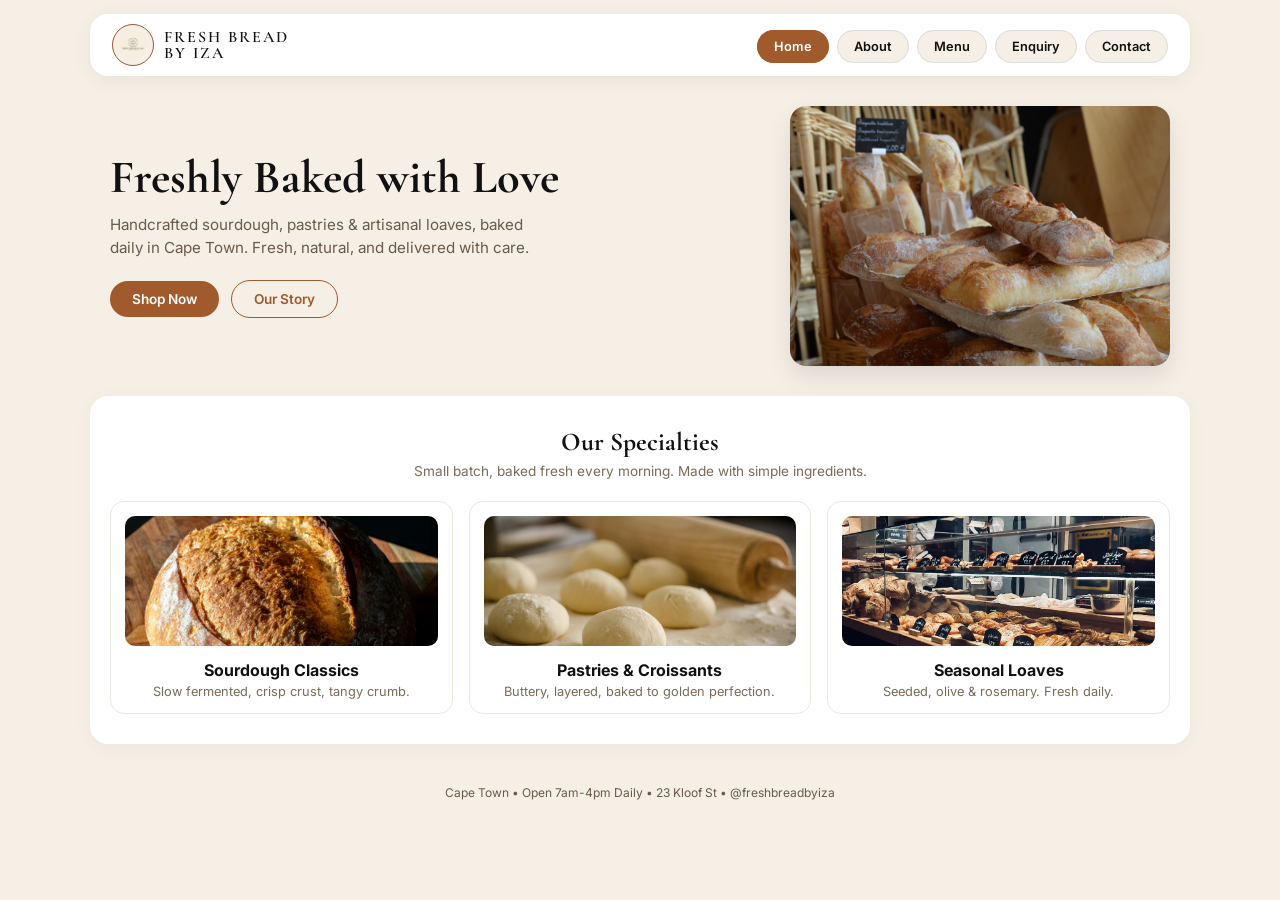
<file: index.html>
<!DOCTYPE html><html lang="en"><head>
<meta charset="UTF-8"><meta name="viewport" content="width=device-width, initial-scale=1.0">
<title>FRESH BREAD BY IZA - Home</title>
<link rel="stylesheet" href="styles.css">
</head><body>
<header>
<a href="index.html" class="logo-wrap"><img src="logo.png" alt="Logo"><div class="logo-text">FRESH BREAD<br>BY IZA</div></a>
<nav><ul>
<li><a href="index.html" class="active">Home</a></li>
<li><a href="about.html">About</a></li>
<li><a href="menu.html">Menu</a></li>
<li><a href="enquiry.html">Enquiry</a></li>
<li><a href="contact.html">Contact</a></li>
</ul></nav>
</header>

<section class="hero">
<div>
<h1>Freshly Baked with Love</h1>
<p>Handcrafted sourdough, pastries & artisanal loaves, baked daily in Cape Town. Fresh, natural, and delivered with care.</p>
<a href="menu.html" class="btn btn-brown">Shop Now</a>
<a href="about.html" class="btn btn-line">Our Story</a>
</div>
<img src="baguette-stack.jpg" alt="Fresh bread">
</section>

<section class="section">
<h2>Our Specialties</h2>
<p class="sub">Small batch, baked fresh every morning. Made with simple ingredients.</p>
<div class="cards">
<div class="card"><img src="sourdough.jpg" alt="Sourdough"><h3>Sourdough Classics</h3><p>Slow fermented, crisp crust, tangy crumb.</p></div>
<div class="card"><img src="dough-balls.jpg" alt="Croissant"><h3>Pastries & Croissants</h3><p>Buttery, layered, baked to golden perfection.</p></div>
<div class="card"><img src="shop-interior.jpg" alt="Seasonal"><h3>Seasonal Loaves</h3><p>Seeded, olive & rosemary. Fresh daily.</p></div>
</div>
</section>

<footer>Cape Town • Open 7am-4pm Daily • 23 Kloof St • @freshbreadbyiza</footer>
</body></html>
</file>
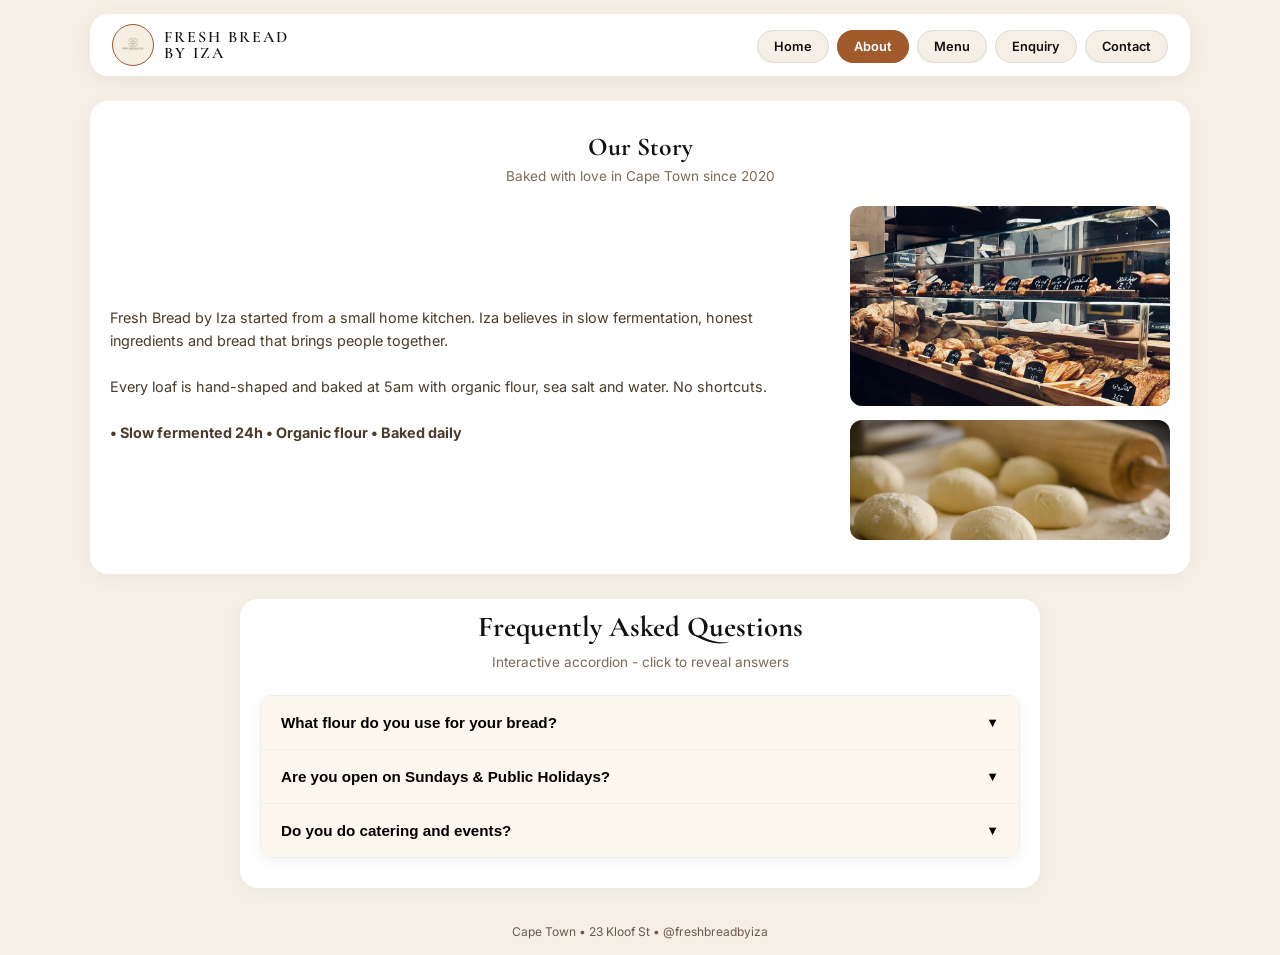
<file: about.html>
<!DOCTYPE html><html lang="en"><head>
<meta charset="UTF-8"><meta name="viewport" content="width=device-width, initial-scale=1.0">
<title>About Us | Fresh Bread by Iza - Our Story</title>
<meta name="description" content="Learn about Iza's story, our sourdough starter from 2019 and our commitment to natural ingredients in Cape Town.">
<meta name="keywords" content="about bakery cape town, sourdough story, iza baker">
<link rel="stylesheet" href="styles.css">
</head><body>
<header>
<a href="index.html" class="logo-wrap"><img src="logo.png" alt="Fresh Bread By IZA bakery logo"><div class="logo-text">FRESH BREAD<br>BY IZA</div></a>
<nav><ul>
<li><a href="index.html">Home</a></li>
<li><a href="about.html" class="active">About</a></li>
<li><a href="menu.html">Menu</a></li>
<li><a href="enquiry.html">Enquiry</a></li>
<li><a href="contact.html">Contact</a></li>
</ul></nav>
</header>

<section class="section">
<h2>Our Story</h2>
<p class="sub">Baked with love in Cape Town since 2020</p>
<div style="display:grid; grid-template-columns:1fr 320px; gap:20px; align-items:center; margin-top:15px">
<div>
<p style="font-size:0.9rem; line-height:1.6">Fresh Bread by Iza started from a small home kitchen. Iza believes in slow fermentation, honest ingredients and bread that brings people together.<br><br>Every loaf is hand-shaped and baked at 5am with organic flour, sea salt and water. No shortcuts.<br><br><b>• Slow fermented 24h • Organic flour • Baked daily</b></p>
</div>
<div>
<img src="shop-interior.jpg" alt="Fresh Bread By IZA shop interior Kloof Street Cape Town bakery" style="width:100%; height:200px; object-fit:cover; border-radius:12px">
<img src="dough-balls.jpg" alt="Hand-shaped sourdough dough balls slow fermentation process" style="width:100%; height:120px; object-fit:cover; border-radius:12px; margin-top:10px">
</div>
</div>
</section>

<!-- PART 3 - Interactive Elements: Accordion FAQ - 5 MARKS -->
<section class="section" style="max-width:800px; margin:0 auto; padding-top:10px;">
<h2 style="font-family:'Cormorant Garamond',serif; text-align:center; margin-bottom:10px; font-size:1.8rem;">Frequently Asked Questions</h2>
<p class="sub" style="text-align:center; margin-bottom:25px;">Interactive accordion - click to reveal answers</p>

<div class="accordion" style="border:1px solid #eee; border-radius:12px; overflow:hidden; box-shadow:0 4px 15px rgba(0,0,0,0.05);">
  
  <button class="accordion-btn" style="width:100%; text-align:left; padding:18px 20px; background:#fdf6ee; border:none; border-bottom:1px solid #eee; cursor:pointer; font-weight:600; font-size:0.95rem; display:flex; justify-content:space-between; align-items:center;">
    <span>What flour do you use for your bread?</span><span style="font-size:0.8rem;">▼</span>
  </button>
  <div class="panel" style="display:none; padding:18px 20px; background:white; font-size:0.9rem; line-height:1.6; border-bottom:1px solid #f5f5f5;">
    We use 100% organic stone-ground flour sourced from local Western Cape farms. No preservatives, just wild yeast, sea salt and water. Our starter is from 2019.
  </div>

  <button class="accordion-btn" style="width:100%; text-align:left; padding:18px 20px; background:#fdf6ee; border:none; border-bottom:1px solid #eee; cursor:pointer; font-weight:600; font-size:0.95rem; display:flex; justify-content:space-between; align-items:center;">
    <span>Are you open on Sundays & Public Holidays?</span><span style="font-size:0.8rem;">▼</span>
  </button>
  <div class="panel" style="display:none; padding:18px 20px; background:white; font-size:0.9rem; line-height:1.6; border-bottom:1px solid #f5f5f5;">
    Yes! We bake every day. Sunday 8am - 2pm. Public holidays 8am - 1pm. Come early for best selection in our Cape Town store at 23 Kloof St.
  </div>

  <button class="accordion-btn" style="width:100%; text-align:left; padding:18px 20px; background:#fdf6ee; border:none; cursor:pointer; font-weight:600; font-size:0.95rem; display:flex; justify-content:space-between; align-items:center;">
    <span>Do you do catering and events?</span><span style="font-size:0.8rem;">▼</span>
  </button>
  <div class="panel" style="display:none; padding:18px 20px; background:white; font-size:0.9rem; line-height:1.6;">
    Yes! Catering from R325 per person. Includes sourdough, pastries and coffee. Enquire on our <a href="enquiry.html" style="color:var(--brown); font-weight:600;">Enquiry page</a> - we respond within 2 hours.
  </div>

</div>
</section>

<footer>Cape Town • 23 Kloof St • @freshbreadbyiza</footer>

<script>
// Accordion Functionality - Interactive Elements (Part 3 Requirement) - Uses DOM manipulation
document.querySelectorAll('.accordion-btn').forEach(btn => {
  btn.addEventListener('click', function(){
    let panel = this.nextElementSibling;
    let icon = this.querySelector('span:last-child');
    let isOpen = panel.style.display === 'block';
    
    // Close all panels (accordion behavior)
    document.querySelectorAll('.panel').forEach(p => p.style.display = 'none');
    document.querySelectorAll('.accordion-btn span:last-child').forEach(i => i.textContent = '▼');
    
    // Open clicked one if it was closed
    if(!isOpen){
      panel.style.display = 'block';
      icon.textContent = '▲';
      panel.style.animation = 'fadeIn 0.3s ease';
    }
  });
});
</script>

<style>
@keyframes fadeIn { from {opacity:0; transform:translateY(-5px);} to {opacity:1; transform:translateY(0);} }
.accordion-btn:hover { background:#f5e6d3 !important; }
</style>

</body></html>
</file>
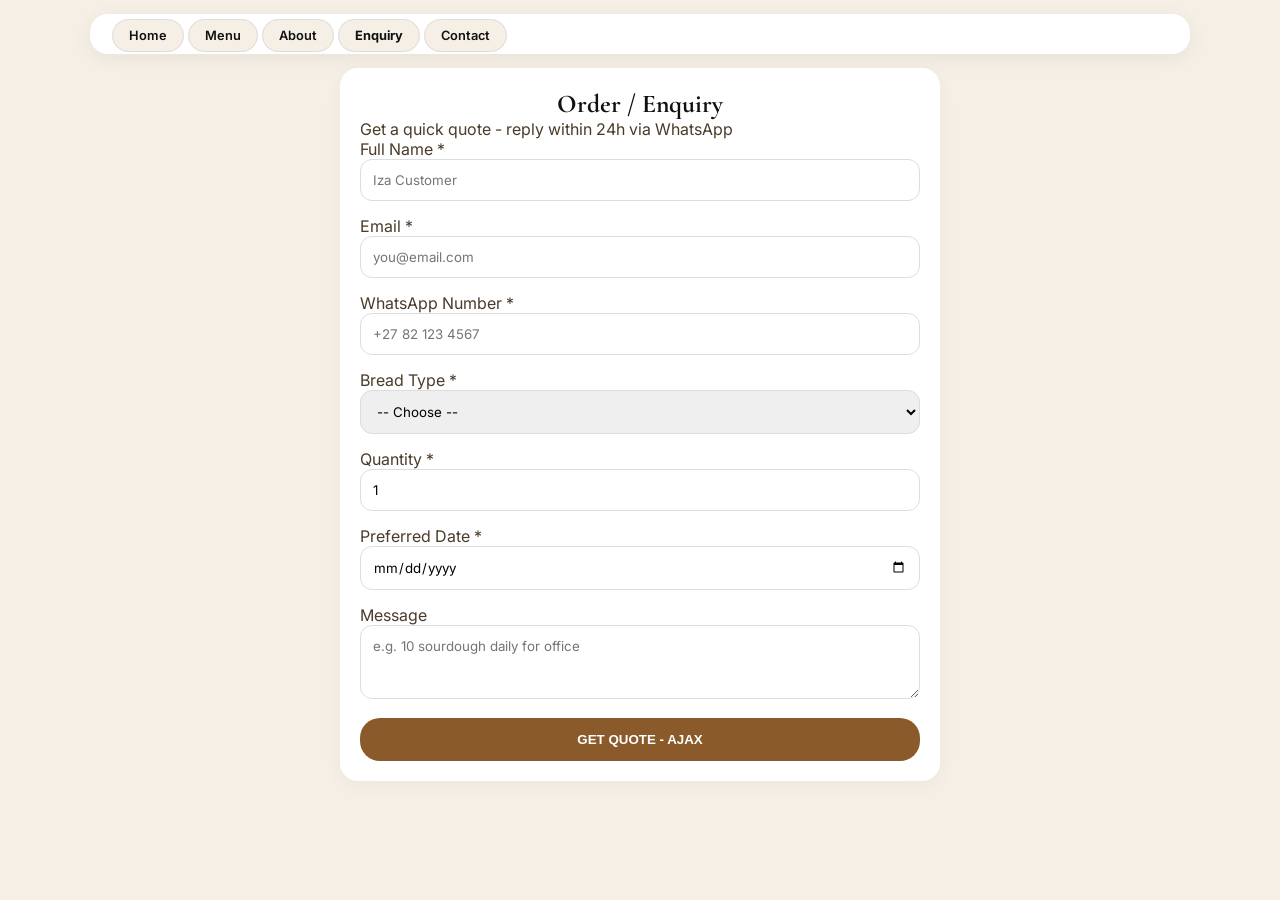
<file: enquiry.html>
<!DOCTYPE html>
<html lang="en">
<head>
<meta charset="UTF-8">
<meta name="viewport" content="width=device-width, initial-scale=1.0">
<title>Order Online | Fresh Bread by Iza - Get a Quote</title>
<meta name="description" content="Order fresh bread online. Get instant quote for quantity, delivery in City Bowl and pickup at 23 Kloof St.">
<meta name="keywords" content="order bread online, sourdough quote, bakery cape town">
<link rel="stylesheet" href="styles.css">
<style>
.error{color:#c0392b; font-size:0.8rem; display:block; margin:5px 0 10px;}
.field{margin-bottom:15px;}
.field input, .field select, .field textarea{width:100%; padding:12px; border-radius:12px; border:1px solid #ddd; font-family:inherit;}
#eqResult{display:none; background:#F5EFE6; border:2px solid #8B5A2B; padding:20px; border-radius:18px; margin-top:20px;}
</style>
</head>
<body>
<header class="header"><nav><a href="index.html">Home</a> <a href="menu.html">Menu</a> <a href="about.html">About</a> <a href="enquiry.html" style="font-weight:bold">Enquiry</a> <a href="contact.html">Contact</a></nav></header>

<section class="section" style="max-width:600px; margin:auto; padding:20px;">
<h2>Order / Enquiry</h2>
<p>Get a quick quote - reply within 24h via WhatsApp</p>

<form id="enquiryForm" novalidate>
  <div class="field">
    <label>Full Name *</label>
    <input type="text" id="eqName" required minlength="3" placeholder="Iza Customer">
    <small class="error" id="eqNameError"></small>
  </div>
  <div class="field">
    <label>Email *</label>
    <input type="email" id="eqEmail" required placeholder="you@email.com">
    <small class="error" id="eqEmailError"></small>
  </div>
  <div class="field">
    <label>WhatsApp Number *</label>
    <input type="tel" id="eqPhone" required pattern="^\+?[0-9 ]+$" placeholder="+27 82 123 4567">
    <small class="error" id="eqPhoneError"></small>
  </div>
  <div class="field">
    <label>Bread Type *</label>
    <select id="eqType" required>
      <option value="">-- Choose --</option>
      <option value="Sourdough Classic" data-price="65">Sourdough Classic - R65</option>
      <option value="Baguette" data-price="45">Baguette - R45</option>
      <option value="Croissant Box (6)" data-price="120">Croissants (6) - R120</option>
      <option value="Seeded Loaf" data-price="75">Seeded Loaf - R75</option>
      <option value="Ciabatta" data-price="55">Ciabatta - R55</option>
    </select>
    <small class="error" id="eqTypeError"></small>
  </div>
  <div class="field">
    <label>Quantity *</label>
    <input type="number" id="eqQty" min="1" max="50" value="1" required>
    <small class="error" id="eqQtyError"></small>
  </div>
  <div class="field">
    <label>Preferred Date *</label>
    <input type="date" id="eqDate" required>
  </div>
  <div class="field">
    <label>Message</label>
    <textarea id="eqMsg" rows="3" placeholder="e.g. 10 sourdough daily for office"></textarea>
  </div>
  <button type="submit" style="width:100%; padding:14px; background:#8B5A2B; color:white; border:none; border-radius:20px; cursor:pointer; font-weight:bold;">GET QUOTE - AJAX</button>
</form>

<div id="eqResult"></div>
</section>

<script>
document.getElementById('enquiryForm').addEventListener('submit', function(e){
  e.preventDefault();
  let valid = true;
  document.querySelectorAll('.error').forEach(el=>el.textContent='');
  
  const name = document.getElementById('eqName').value.trim();
  const email = document.getElementById('eqEmail').value.trim();
  const phone = document.getElementById('eqPhone').value.trim();
  const typeEl = document.getElementById('eqType');
  const qty = parseInt(document.getElementById('eqQty').value);
  const date = document.getElementById('eqDate').value;

  if(name.length < 3){ document.getElementById('eqNameError').textContent='Name must have at least 3 letters'; valid=false; }
  if(!/^\S+@\S+\.\S+$/.test(email)){ document.getElementById('eqEmailError').textContent='Enter valid email'; valid=false; }
  if(!phone){ document.getElementById('eqPhoneError').textContent='Enter WhatsApp number'; valid=false; }
  if(!typeEl.value){ document.getElementById('eqTypeError').textContent='Choose a bread type'; valid=false; }
  if(!qty || qty <1){ document.getElementById('eqQtyError').textContent='Quantity must be at least 1'; valid=false; }

  if(!valid) return;

  // CALCULATION - Requirement of professor
  let price = typeEl.options[typeEl.selectedIndex].dataset.price;
  let total = price * qty;
  let freeDelivery = total >= 200 ? "FREE DELIVERY in City Bowl!" : "Delivery R30 in City Bowl";

  // AJAX simulation - no page reload
  const result = document.getElementById('eqResult');
  result.style.display='block';
  result.innerHTML = `
    <h3>✅ Thank you ${name}! Iza will reply within 24h!</h3>
    <p><b>Order:</b> ${qty}x ${typeEl.value}</p>
    <p><b>Unit Price:</b> R${price} | <b>Total:</b> R${total}</p>
    <p><b>Date:</b> ${date || 'ASAP'}</p>
    <p><b>Delivery:</b> ${freeDelivery}</p>
    <p><b>Pickup:</b> 23 Kloof St, Cape Town - from 8am</p>
    <hr style="margin:10px 0">
    <p><i>Enquiry sent via AJAX - no page reload. We saved your request and will contact via WhatsApp ${phone}. No more lost DMs!</i></p>
  `;

  console.log('AJAX POST /api/enquiry', {name,email,phone,type:typeEl.value,qty,total});
  this.reset();
  result.scrollIntoView({behavior:'smooth'});
});
</script>
</body>
</html>
</file>
<file: styles.css>
@import url('https://fonts.googleapis.com/css2?family=Cormorant+Garamond:wght@600&family=Inter:wght@400;600&display=swap');
:root{--brown:#A05A2C; --beige:#F5EFE6; --cream:#fff; --black:#111; --dark:#4A3B2A}
*{margin:0;padding:0;box-sizing:border-box}
body{background:var(--beige); font-family:'Inter',sans-serif; color:var(--dark)}
header{max-width:1100px; margin:14px auto; background:var(--cream); padding:10px 22px; display:flex; justify-content:space-between; align-items:center; border-radius:18px; box-shadow:0 4px 20px rgba(0,0,0,0.06)}
.logo-wrap{display:flex; align-items:center; gap:10px; text-decoration:none}
.logo-wrap img{width:42px; height:42px; border-radius:50%; background:var(--beige); padding:6px; border:1px solid var(--brown)}
.logo-text{font-family:'Cormorant Garamond',serif; font-size:16px; line-height:1; letter-spacing:2px; color:var(--black); font-weight:600}
nav ul{display:flex; gap:8px; list-style:none}
nav a{font-size:0.8rem; padding:8px 16px; border-radius:20px; text-decoration:none; color:var(--black); border:1px solid #ddd; background:var(--beige); font-weight:600; transition:.2s}
nav a.active, nav a:hover{background:var(--brown); color:#fff; border-color:var(--brown)}
.hero{max-width:1100px; margin:30px auto; display:grid; grid-template-columns:1fr 380px; gap:30px; padding:0 20px; align-items:center}
.hero h1{font-family:'Cormorant Garamond',serif; font-size:2.9rem; line-height:1; color:var(--black)}
.hero p{margin:14px 0 20px; font-size:0.95rem; line-height:1.5; color:#6b5a4a; max-width:420px}
.btn{display:inline-block; padding:10px 22px; border-radius:20px; text-decoration:none; font-weight:600; font-size:0.85rem; transition:.2s}
.btn-brown{background:var(--brown); color:#fff}
.btn-brown:hover{transform:translateY(-1px)}
.btn-line{border:1px solid var(--brown); color:var(--brown); background:transparent; margin-left:8px}
.hero img{width:100%; height:260px; object-fit:cover; border-radius:16px; box-shadow:0 10px 25px rgba(0,0,0,0.1)}
.section{max-width:1100px; margin:25px auto; background:var(--cream); border-radius:18px; padding:30px 20px; box-shadow:0 4px 20px rgba(0,0,0,0.04)}
.section h2{text-align:center; font-family:'Cormorant Garamond',serif; font-size:1.6rem; color:var(--black)}
.section p.sub{text-align:center; font-size:0.85rem; color:#7a6b5a; margin:6px 0 22px}
.cards{display:grid; grid-template-columns:repeat(3,1fr); gap:16px}
.card{background:#fff; border:1px solid #f0e6d9; border-radius:14px; padding:14px; text-align:center; transition:.2s}
.card:hover{transform:translateY(-3px); box-shadow:0 8px 20px rgba(0,0,0,0.06)}
.card img{width:100%; height:130px; object-fit:cover; border-radius:10px; background:var(--beige)}
.card h3{font-size:1rem; margin:10px 0 4px; color:var(--black)}
.card p{font-size:0.8rem; color:#7a6b5a}
footer{text-align:center; padding:16px; font-size:0.75rem; color:#6b5a4a; margin-top:20px}
@media(max-width:850px){.hero{grid-template-columns:1fr} .cards{grid-template-columns:1fr} header{flex-direction:column; gap:10px}}

@media (max-width: 1024px) {
    .hero-section {
        padding: 60px 30px;
        gap: 30px;
    }
    .hero-content h1 {
        font-size: 2.5rem;
    }
    .menu-gallery {
        grid-template-columns: repeat(2, 1fr);
        padding: 30px;
    }
    .contact-container {
        grid-template-columns: 1fr;
        gap: 30px;
    }
}

@media (max-width: 767px) {
    header {
        flex-direction: column;
        padding: 15px;
        gap: 15px;
    }
    nav ul {
        flex-direction: column;
        gap: 10px;
        text-align: center;
    }
    .logo-img {
        width: 100px;
        height: 100px;
    }
    .hero-section {
        flex-direction: column;
        text-align: center;
        padding: 40px 20px;
    }
    .hero-content h1 {
        font-size: 2rem;
    }
    .menu-gallery {
        grid-template-columns: 1fr;
        padding: 20px;
    }
    .about-section, .contact-container {
        padding: 40px 20px;
    }
    .cta-button {
        display: block;
        width: 100%;
        text-align: center;
    }
}
</file>
